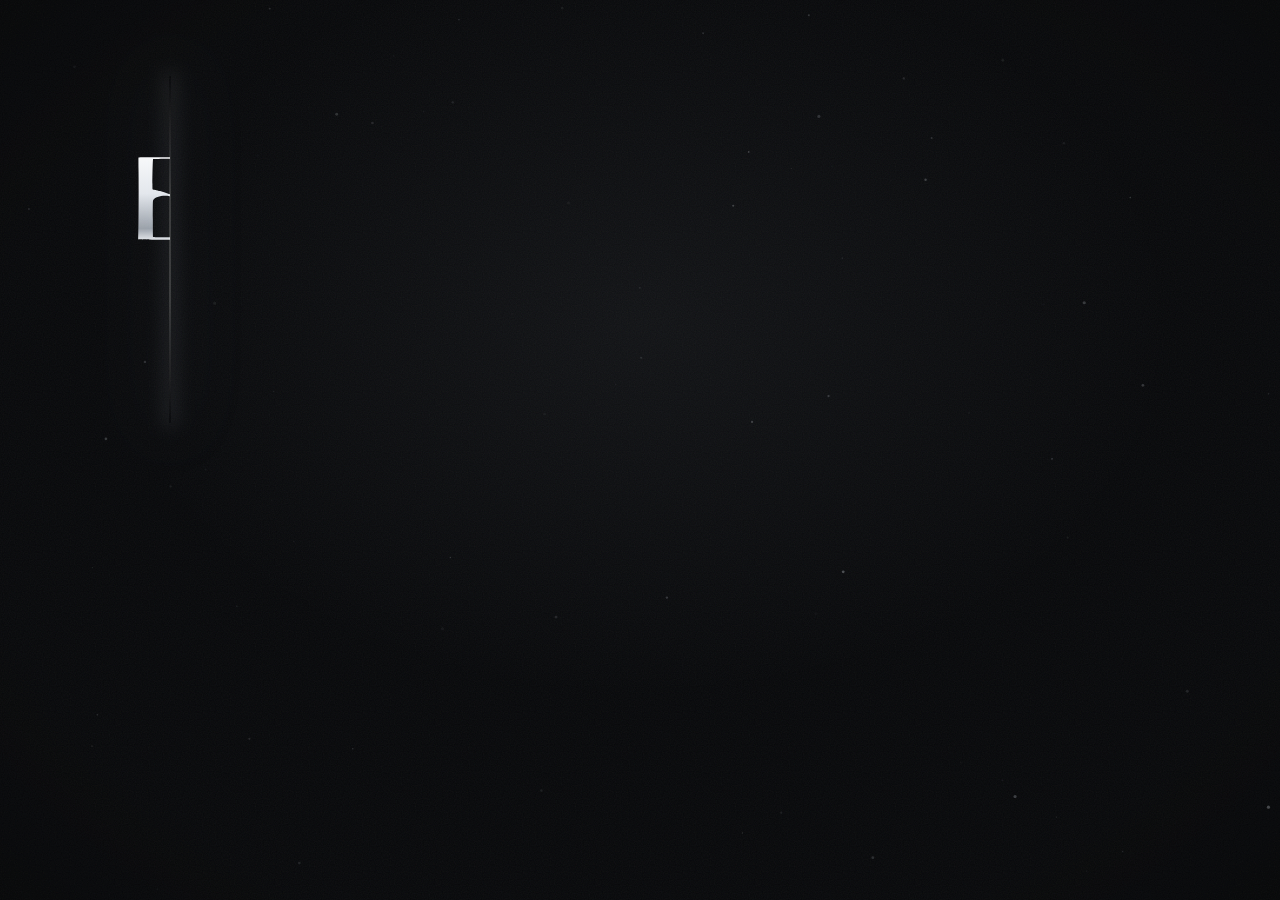
<file: index.html>
<!doctype html>
<html lang="de">
<head>
<meta charset="utf-8">
<meta name="viewport" content="width=device-width, initial-scale=1, viewport-fit=cover">
<title>Elsa Cosmetics · Coming soon</title>
<meta name="description" content="Elsa Cosmetics. Make-up, Kosmetik und Beauty Schulungen in Leverkusen. Die neue Webseite kommt bald.">
<meta name="robots" content="noindex">
<meta name="theme-color" content="#07080A">
<link rel="icon" href="data:image/svg+xml,<svg xmlns='http://www.w3.org/2000/svg' viewBox='0 0 32 32'><rect width='32' height='32' rx='6' fill='%23111215'/><text x='16' y='23' font-family='serif' font-size='19' fill='%23E6E9ED' text-anchor='middle'>E</text></svg>">
<link rel="preload" href="assets/fonts/Jost.woff2" as="font" type="font/woff2" crossorigin>
<link rel="preload" href="assets/fonts/BodoniModa-Italic.woff2" as="font" type="font/woff2" crossorigin>
<style>
  @font-face { font-family: "Jost"; src: url(assets/fonts/Jost.woff2) format("woff2"); font-weight: 100 900; font-display: swap; }
  @font-face { font-family: "Bodoni Moda"; src: url(assets/fonts/BodoniModa-Italic.woff2) format("woff2"); font-weight: 400 900; font-style: italic; font-display: swap; }
  :root { --nacht: #07080A; --silber: #C9CED5; --hell: #EEF1F4; --leise: #8E949C; --weich: cubic-bezier(0.22, 1, 0.36, 1); }
  * { box-sizing: border-box; }
  html, body { margin: 0; height: 100%; background: var(--nacht); color: var(--hell); }
  body { font-family: "Jost", "Futura", system-ui, sans-serif; -webkit-font-smoothing: antialiased; overflow: hidden; }
  a { color: inherit; }
  a:focus-visible { outline: 2px solid var(--silber); outline-offset: 4px; }

  /* Bühne: Scheinwerfer von oben, leichte Vignette, feines Filmkorn */
  .buehne { position: fixed; inset: 0; display: grid; place-items: center; isolation: isolate; }
  .licht { position: absolute; inset: 0; z-index: -2; pointer-events: none;
    background:
      radial-gradient(60vmax 42vmax at calc(50% + var(--lx, 0) * 6%) calc(36% + var(--ly, 0) * 4%), rgb(170 178 190 / calc(0.16 * var(--auf, 0))), rgb(7 8 10 / 0) 70%),
      radial-gradient(120vmax 90vmax at 50% 50%, rgb(7 8 10 / 0) 40%, rgb(0 0 0 / 0.75) 100%); }
  .korn { position: absolute; inset: -50%; z-index: 3; pointer-events: none; opacity: 0.06; mix-blend-mode: overlay;
    background-image: url("data:image/svg+xml,%3Csvg xmlns='http://www.w3.org/2000/svg' width='160' height='160'%3E%3Cfilter id='n'%3E%3CfeTurbulence type='fractalNoise' baseFrequency='0.85' numOctaves='2' stitchTiles='stitch'/%3E%3C/filter%3E%3Crect width='160' height='160' filter='url(%23n)'/%3E%3C/svg%3E");
    animation: korn 0.9s steps(4) infinite; }
  @keyframes korn { 0% { transform: translate(0, 0); } 25% { transform: translate(-3%, 2%); } 50% { transform: translate(2%, -3%); } 75% { transform: translate(-2%, -1%); } 100% { transform: translate(0, 0); } }
  canvas#staub { position: absolute; inset: 0; z-index: -1; width: 100%; height: 100%; pointer-events: none; }

  /* Das Logo aus Silber: Logoform als Maske, darin ein kühler Metallverlauf */
  .mitte { display: grid; justify-items: center; gap: clamp(26px, 6vh, 56px); width: 100%; padding: 0 clamp(20px, 6vw, 80px); transform: translateY(-4vh); }
  .marke { position: relative; width: min(100%, 64rem); aspect-ratio: 1300 / 220; perspective: 900px; margin-bottom: clamp(34px, 7vw, 96px); }
  .marke__kipp { position: absolute; inset: 0; transform: rotateX(calc(var(--ly, 0) * -5deg)) rotateY(calc(var(--lx, 0) * 7deg)); transition: transform 900ms var(--weich); transform-style: preserve-3d; }
  .metall, .glanz, .spiegel { position: absolute; inset: 0; -webkit-mask: url(assets/logo.svg) center / 100% 100% no-repeat; mask: url(assets/logo.svg) center / 100% 100% no-repeat; }
  .metall { background: linear-gradient(180deg, #FFFFFF 0%, #E4E8ED 28%, #9AA1AA 48%, #F2F4F7 56%, #B9BFC7 72%, #EEF1F4 100%);
    clip-path: inset(0 calc((1 - var(--r, 0)) * 100%) 0 0); }
  .glanz { background: linear-gradient(100deg, transparent 0%, transparent 42%, rgb(255 255 255 / 0.2) 46%, rgb(255 255 255 / 0.95) 50%, rgb(255 255 255 / 0.2) 54%, transparent 58%, transparent 100%);
    background-size: 280% 100%; background-repeat: no-repeat; background-position: calc(100% - var(--g, 0) * 100%) 0; mix-blend-mode: overlay;
    clip-path: inset(0 calc((1 - var(--r, 0)) * 100%) 0 0); }
  /* Spiegelung auf dem schwarzen Boden, läuft weich aus */
  .spiegel-huelle { position: absolute; left: 0; right: 0; top: 100%; height: 100%; margin-top: 4px; pointer-events: none; opacity: calc(0.4 * var(--sp, 0));
    -webkit-mask-image: linear-gradient(180deg, rgb(0 0 0 / 0.7) 0%, rgb(0 0 0 / 0) 58%); mask-image: linear-gradient(180deg, rgb(0 0 0 / 0.7) 0%, rgb(0 0 0 / 0) 58%); }
  .spiegel { transform: scaleY(-1); filter: blur(1px); background: linear-gradient(180deg, #6E747C, #E4E8ED);
    clip-path: inset(0 calc((1 - var(--r, 0)) * 100%) 0 0); }
  /* Lichtstrahl, der das Logo freilegt */
  .strahl { position: absolute; top: -40%; bottom: -60%; left: calc(var(--r, 0) * 100%); width: 2px; transform: translateX(-1px); opacity: var(--st, 0); pointer-events: none;
    background: linear-gradient(180deg, transparent, rgb(255 255 255 / 0.95) 35%, rgb(255 255 255 / 0.95) 65%, transparent);
    box-shadow: 0 0 18px 4px rgb(220 228 238 / 0.55), 0 0 80px 22px rgb(180 190 205 / 0.18); }
  /* Horizont: feine Linie, auf der das Logo steht */
  .horizont { position: absolute; left: 50%; top: 100%; width: calc(var(--h, 0) * 120%); height: 1px; transform: translate(-50%, 6px);
    background: linear-gradient(90deg, transparent, rgb(201 206 213 / 0.55) 30%, rgb(238 241 244 / 0.8) 50%, rgb(201 206 213 / 0.55) 70%, transparent); }

  .bald { margin: 0; font-family: "Bodoni Moda", Georgia, serif; font-style: italic; font-weight: 400; font-size: clamp(1.6rem, 1.1rem + 2vw, 2.8rem);
    letter-spacing: calc(0.02em + (1 - var(--b, 0)) * 0.3em); opacity: var(--b, 0); color: var(--hell); transform: translateY(calc((1 - var(--b, 0)) * 10px)); }
  .zeile { margin: -12px 0 0; font-size: 0.74rem; letter-spacing: 0.24em; text-transform: uppercase; color: var(--silber); opacity: var(--z, 0); text-align: center; line-height: 1.8; }
  .sozial { display: flex; gap: 28px; opacity: var(--z, 0); }
  .sozial a { font-size: 0.74rem; letter-spacing: 0.2em; text-transform: uppercase; text-decoration: none; color: var(--hell); padding: 10px 0;
    background-image: linear-gradient(currentColor, currentColor); background-size: 0 1px; background-repeat: no-repeat; background-position: 0 85%; transition: background-size 260ms var(--weich); }
  @media (hover: hover) and (pointer: fine) { .sozial a:hover { background-size: 100% 1px; } }
  .fuss { position: fixed; left: 0; right: 0; bottom: calc(18px + env(safe-area-inset-bottom)); display: flex; justify-content: center; gap: 22px; opacity: var(--z, 0); }
  .fuss a { font-size: 0.68rem; letter-spacing: 0.16em; text-transform: uppercase; color: var(--leise); text-decoration: none; padding: 8px 2px; }
  .fuss a:hover { color: var(--hell); }
  .nur-vorleser { position: absolute; width: 1px; height: 1px; overflow: hidden; clip: rect(0 0 0 0); white-space: nowrap; }

  @media (max-width: 640px) {
    .mitte { gap: 26px; transform: translateY(-6vh); }
    .marke { margin-bottom: 26px; }
    .zeile { margin-top: -10px; font-size: 0.66rem; letter-spacing: 0.18em; }
    .zeile span { display: block; }
  }
  @media (prefers-reduced-motion: reduce) {
    .korn { animation: none; }
    .marke__kipp { transition: none; transform: none; }
  }
</style>
</head>
<body>
<main class="buehne" id="buehne">
  <div class="licht" aria-hidden="true"></div>
  <canvas id="staub" aria-hidden="true"></canvas>
  <div class="korn" aria-hidden="true"></div>
  <div class="mitte">
    <h1 class="nur-vorleser">Elsa Cosmetics. Where beauty becomes art. Die neue Webseite kommt bald.</h1>
    <div class="marke" aria-hidden="true">
      <div class="marke__kipp">
        <div class="spiegel-huelle"><div class="spiegel"></div></div>
        <div class="metall"></div>
        <div class="glanz"></div>
        <div class="horizont"></div>
        <div class="strahl"></div>
      </div>
    </div>
    <p class="bald" lang="en">Coming soon</p>
    <p class="zeile"><span>Make-up, Kosmetik und Beauty Schulungen</span> <span>in Leverkusen</span></p>
    <nav class="sozial" aria-label="Elsa Cosmetics in sozialen Netzwerken">
      <a href="https://www.instagram.com/elsaacosmetics/" rel="noopener">Instagram</a>
      <a href="https://www.tiktok.com/@elsaacosmetics" rel="noopener">TikTok</a>
    </nav>
  </div>
  <nav class="fuss" aria-label="Rechtliches">
    <a href="impressum.html">Impressum</a>
    <a href="datenschutz.html">Datenschutz</a>
  </nav>
</main>

<script>
/* Kinoreifer Auftakt: Dunkel, Silberstaub, ein Lichtstrahl legt das Logo von links nach rechts frei,
   Spiegelung auf dem Boden, ein Glanz läuft darüber, dann "Coming soon". Danach ruhiges Leben:
   Staub treibt, Glanz alle paar Sekunden, Licht und Logo folgen sanft dem Zeiger. Keine Bibliothek. */
(function () {
  var ruhig = matchMedia('(prefers-reduced-motion: reduce)').matches;
  var wurzel = document.documentElement;
  function klemme(v) { return v < 0 ? 0 : v > 1 ? 1 : v; }
  function weich(t) { t = klemme(t); return t * t * (3 - 2 * t); }
  function aus(t) { t = klemme(t); return 1 - Math.pow(1 - t, 3); }
  function setz(n, v) { wurzel.style.setProperty(n, v.toFixed(4)); }
  function abschnitt(t, a, b) { return (t - a) / (b - a); }

  /* Silberstaub */
  var cv = document.getElementById('staub'), cx = cv.getContext('2d'), teile = [], dpr = 1, W = 0, H = 0;
  function groesse() {
    dpr = Math.min(2, window.devicePixelRatio || 1); W = innerWidth; H = innerHeight;
    cv.width = W * dpr; cv.height = H * dpr; cx.setTransform(dpr, 0, 0, dpr, 0, 0);
    var n = Math.round(Math.min(110, W * H / 14000));
    teile = []; for (var i = 0; i < n; i++) teile.push(neu(true));
  }
  function neu(irgendwo) {
    return { x: Math.random() * W, y: irgendwo ? Math.random() * H : H + 10, r: 0.3 + Math.random() * 1.3, a: 0.08 + Math.random() * 0.45,
      vx: (Math.random() - 0.5) * 0.12, vy: -(0.05 + Math.random() * 0.22), p: Math.random() * Math.PI * 2 };
  }
  function staub(sichtbar) {
    cx.clearRect(0, 0, W, H);
    for (var i = 0; i < teile.length; i++) {
      var s = teile[i];
      if (!ruhig) { s.x += s.vx; s.y += s.vy; s.p += 0.02; if (s.y < -10 || s.x < -10 || s.x > W + 10) teile[i] = s = neu(false); }
      var flackern = 0.6 + 0.4 * Math.sin(s.p);
      cx.beginPath(); cx.arc(s.x, s.y, s.r, 0, Math.PI * 2);
      cx.fillStyle = 'rgba(220,226,234,' + (s.a * flackern * sichtbar).toFixed(3) + ')'; cx.fill();
    }
  }
  groesse(); addEventListener('resize', groesse);

  /* Zeiger: Licht und Logo folgen sanft */
  if (!ruhig && matchMedia('(hover: hover) and (pointer: fine)').matches) {
    addEventListener('pointermove', function (e) { setz('--lx', e.clientX / innerWidth - 0.5); setz('--ly', e.clientY / innerHeight - 0.5); });
  }

  var start = null;
  function bild(jetzt) {
    if (start === null) start = jetzt;
    var t = ruhig ? 99 : (jetzt - start) / 1000;
    setz('--auf', weich(abschnitt(t, 0.2, 2.4)));
    var r = weich(abschnitt(t, 0.8, 3.4)); setz('--r', r);
    setz('--st', r > 0 && r < 1 ? Math.min(1, Math.sin(r * Math.PI) * 1.6) : 0);
    setz('--h', aus(abschnitt(t, 2.2, 4.0)));
    setz('--sp', weich(abschnitt(t, 2.8, 4.6)));
    // Glanz: einmal nach dem Freilegen, dann alle 9 Sekunden
    var g = t < 3.6 ? 0 : ((t - 3.6) % 9) / 1.8; setz('--g', ruhig ? 0 : klemme(g));
    setz('--b', aus(abschnitt(t, 4.3, 5.8)));
    setz('--z', weich(abschnitt(t, 5.2, 6.6)));
    staub(ruhig ? 1 : weich(abschnitt(t, 0, 2)));
    if (!ruhig) requestAnimationFrame(bild);
  }
  requestAnimationFrame(bild);
})();
</script>
</body>
</html>
</file>
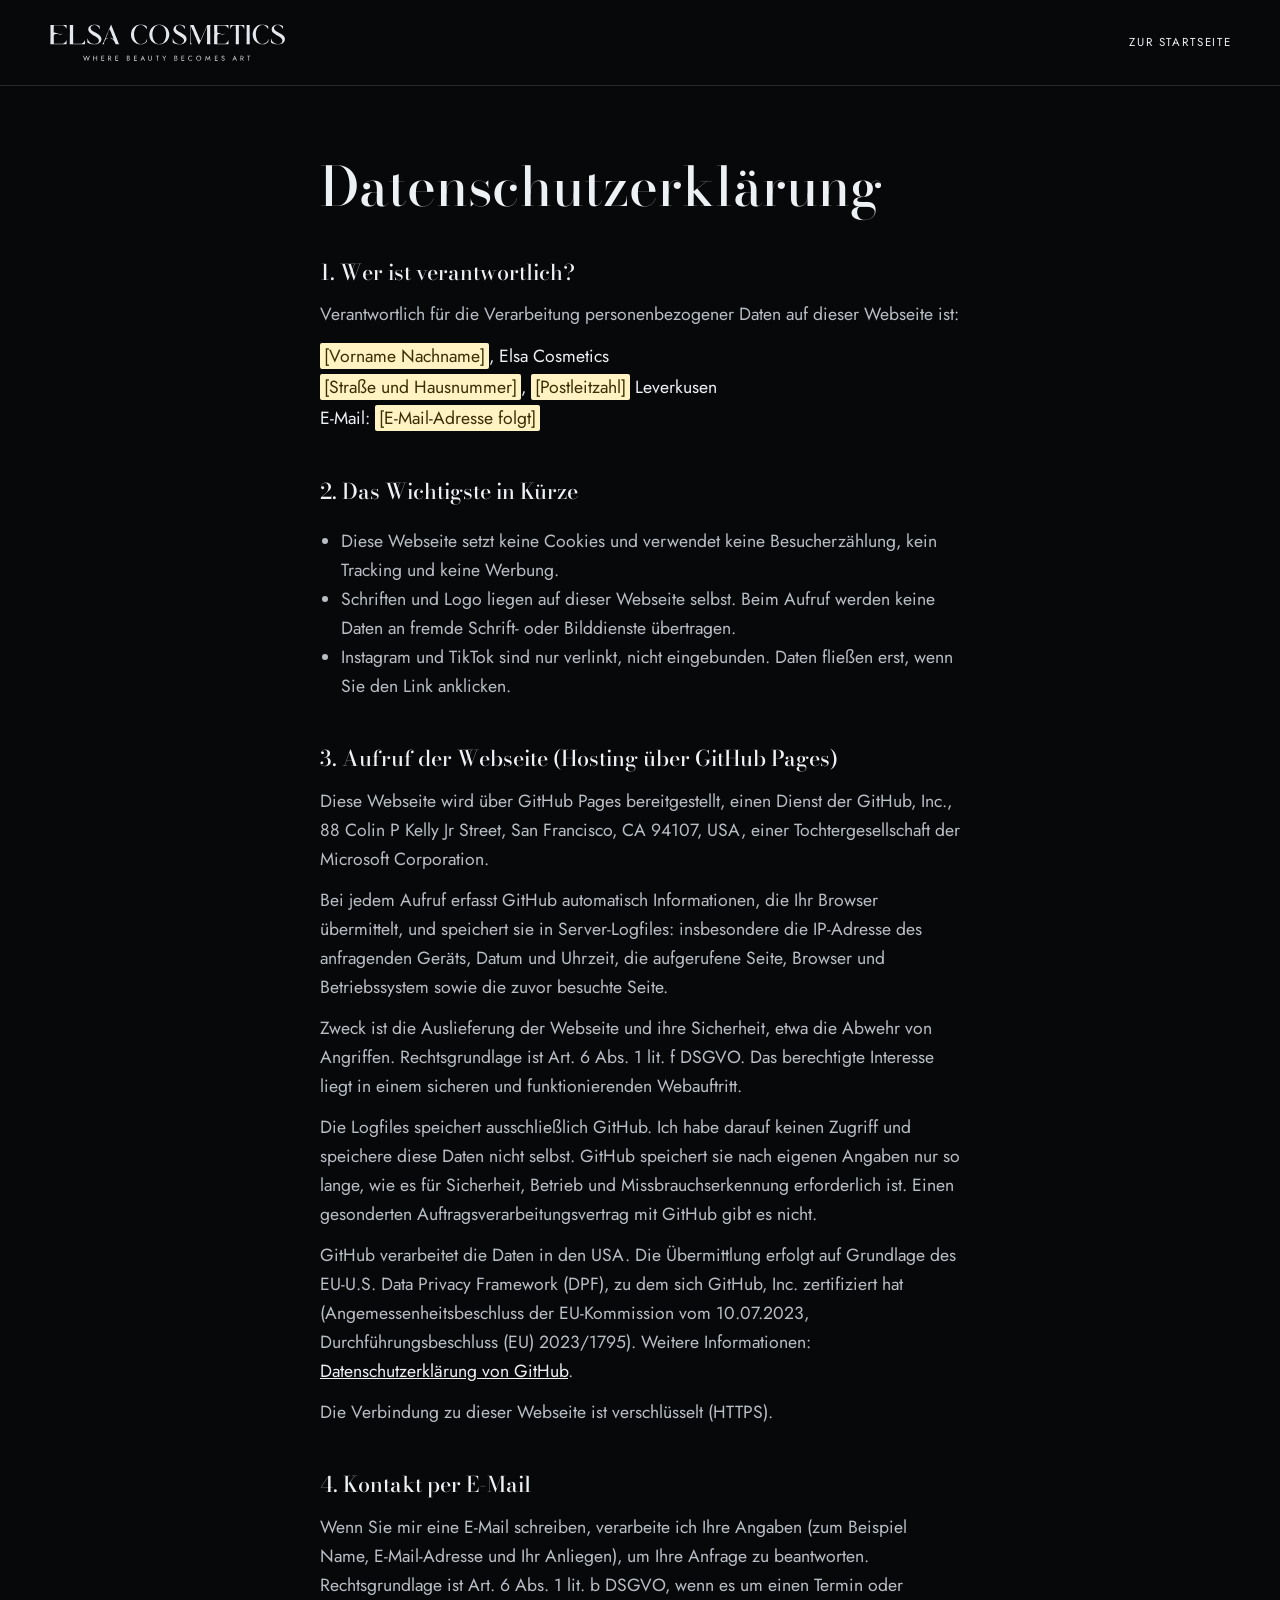
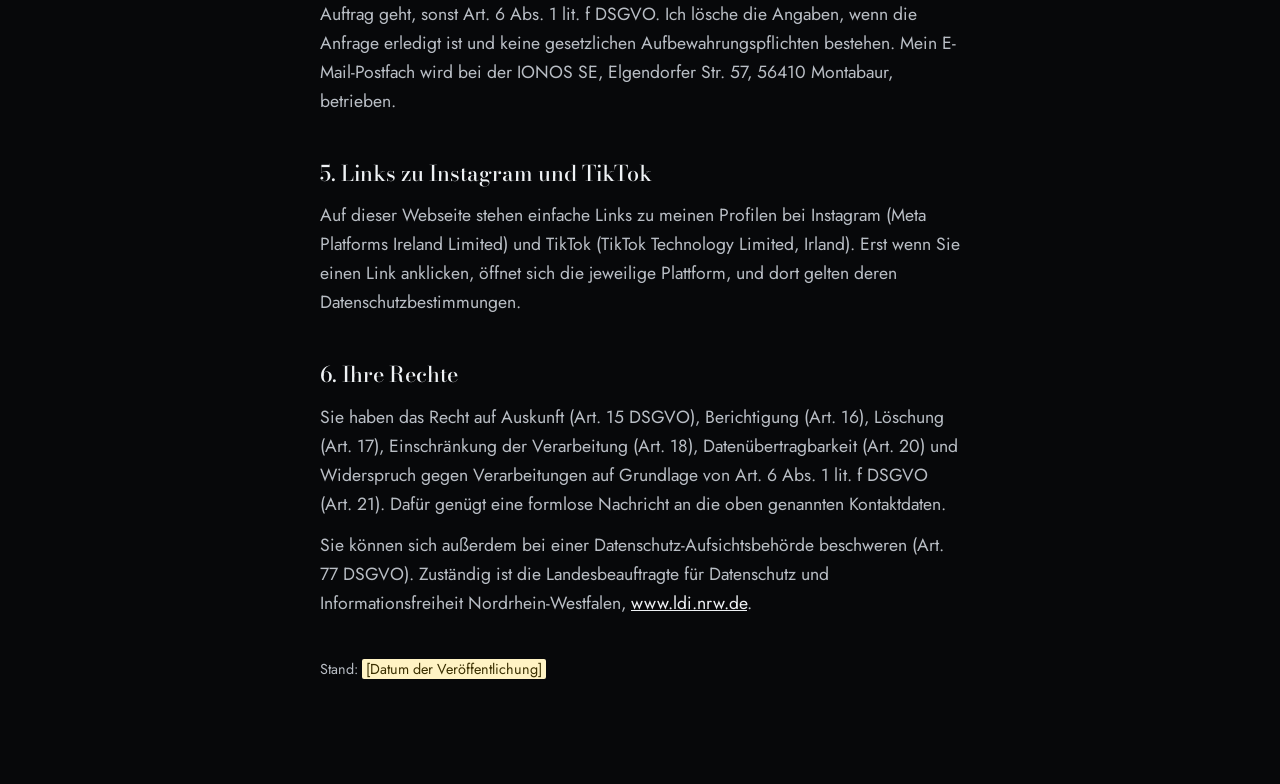
<file: datenschutz.html>
<!doctype html>
<html lang="de">
<head>
<meta charset="utf-8">
<meta name="viewport" content="width=device-width, initial-scale=1, viewport-fit=cover">
<title>Datenschutz · Elsa Cosmetics</title>
<meta name="robots" content="noindex">
<meta name="theme-color" content="#07080A">
<link rel="icon" href="data:image/svg+xml,<svg xmlns='http://www.w3.org/2000/svg' viewBox='0 0 32 32'><rect width='32' height='32' rx='6' fill='%23111215'/><text x='16' y='23' font-family='serif' font-size='19' fill='%23E6E9ED' text-anchor='middle'>E</text></svg>">
<link rel="stylesheet" href="recht.css">
</head>
<body>
<header class="kopf">
  <a class="kopf__logo" href="./" aria-label="Elsa Cosmetics, zur Startseite"></a>
  <a class="zurueck" href="./">Zur Startseite</a>
</header>
<main>
  <h1>Datenschutzerklärung</h1>

  <h2>1. Wer ist verantwortlich?</h2>
  <p>Verantwortlich für die Verarbeitung personenbezogener Daten auf dieser Webseite ist:</p>
  <address>
    <span class="luecke">[Vorname Nachname]</span>, Elsa Cosmetics<br>
    <span class="luecke">[Straße und Hausnummer]</span>, <span class="luecke">[Postleitzahl]</span> Leverkusen<br>
    E-Mail: <span class="luecke">[E-Mail-Adresse folgt]</span>
  </address>

  <h2>2. Das Wichtigste in Kürze</h2>
  <ul>
    <li>Diese Webseite setzt keine Cookies und verwendet keine Besucherzählung, kein Tracking und keine Werbung.</li>
    <li>Schriften und Logo liegen auf dieser Webseite selbst. Beim Aufruf werden keine Daten an fremde Schrift- oder Bilddienste übertragen.</li>
    <li>Instagram und TikTok sind nur verlinkt, nicht eingebunden. Daten fließen erst, wenn Sie den Link anklicken.</li>
  </ul>

  <h2>3. Aufruf der Webseite (Hosting über GitHub Pages)</h2>
  <p>Diese Webseite wird über GitHub Pages bereitgestellt, einen Dienst der GitHub, Inc., 88 Colin P Kelly Jr Street, San Francisco, CA 94107, USA, einer Tochtergesellschaft der Microsoft Corporation.</p>
  <p>Bei jedem Aufruf erfasst GitHub automatisch Informationen, die Ihr Browser übermittelt, und speichert sie in Server-Logfiles: insbesondere die IP-Adresse des anfragenden Geräts, Datum und Uhrzeit, die aufgerufene Seite, Browser und Betriebssystem sowie die zuvor besuchte Seite.</p>
  <p>Zweck ist die Auslieferung der Webseite und ihre Sicherheit, etwa die Abwehr von Angriffen. Rechtsgrundlage ist Art. 6 Abs. 1 lit. f DSGVO. Das berechtigte Interesse liegt in einem sicheren und funktionierenden Webauftritt.</p>
  <p>Die Logfiles speichert ausschließlich GitHub. Ich habe darauf keinen Zugriff und speichere diese Daten nicht selbst. GitHub speichert sie nach eigenen Angaben nur so lange, wie es für Sicherheit, Betrieb und Missbrauchserkennung erforderlich ist. Einen gesonderten Auftragsverarbeitungsvertrag mit GitHub gibt es nicht.</p>
  <p>GitHub verarbeitet die Daten in den USA. Die Übermittlung erfolgt auf Grundlage des EU-U.S. Data Privacy Framework (DPF), zu dem sich GitHub, Inc. zertifiziert hat (Angemessenheitsbeschluss der EU-Kommission vom 10.07.2023, Durchführungsbeschluss (EU) 2023/1795). Weitere Informationen: <a href="https://docs.github.com/en/site-policy/privacy-policies/github-general-privacy-statement" rel="noopener">Datenschutzerklärung von GitHub</a>.</p>
  <p>Die Verbindung zu dieser Webseite ist verschlüsselt (HTTPS).</p>

  <h2>4. Kontakt per E-Mail</h2>
  <p>Wenn Sie mir eine E-Mail schreiben, verarbeite ich Ihre Angaben (zum Beispiel Name, E-Mail-Adresse und Ihr Anliegen), um Ihre Anfrage zu beantworten. Rechtsgrundlage ist Art. 6 Abs. 1 lit. b DSGVO, wenn es um einen Termin oder Auftrag geht, sonst Art. 6 Abs. 1 lit. f DSGVO. Ich lösche die Angaben, wenn die Anfrage erledigt ist und keine gesetzlichen Aufbewahrungspflichten bestehen. Mein E-Mail-Postfach wird bei der IONOS SE, Elgendorfer Str. 57, 56410 Montabaur, betrieben.</p>

  <h2>5. Links zu Instagram und TikTok</h2>
  <p>Auf dieser Webseite stehen einfache Links zu meinen Profilen bei Instagram (Meta Platforms Ireland Limited) und TikTok (TikTok Technology Limited, Irland). Erst wenn Sie einen Link anklicken, öffnet sich die jeweilige Plattform, und dort gelten deren Datenschutzbestimmungen.</p>

  <h2>6. Ihre Rechte</h2>
  <p>Sie haben das Recht auf Auskunft (Art. 15 DSGVO), Berichtigung (Art. 16), Löschung (Art. 17), Einschränkung der Verarbeitung (Art. 18), Datenübertragbarkeit (Art. 20) und Widerspruch gegen Verarbeitungen auf Grundlage von Art. 6 Abs. 1 lit. f DSGVO (Art. 21). Dafür genügt eine formlose Nachricht an die oben genannten Kontaktdaten.</p>
  <p>Sie können sich außerdem bei einer Datenschutz-Aufsichtsbehörde beschweren (Art. 77 DSGVO). Zuständig ist die Landesbeauftragte für Datenschutz und Informationsfreiheit Nordrhein-Westfalen, <a href="https://www.ldi.nrw.de" rel="noopener">www.ldi.nrw.de</a>.</p>

  <p class="stand">Stand: <span class="luecke">[Datum der Veröffentlichung]</span></p>
</main>
</body>
</html>
</file>
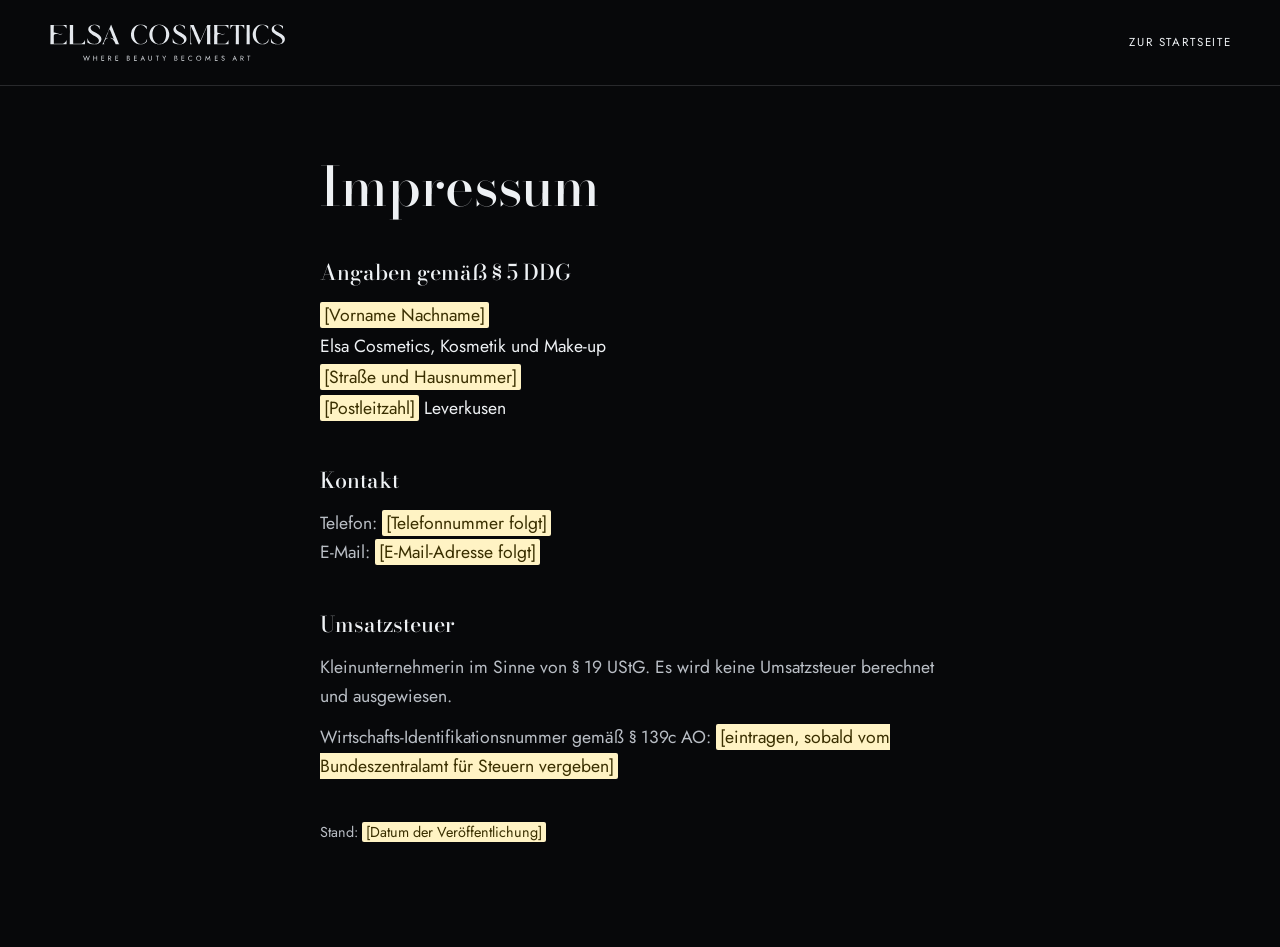
<file: impressum.html>
<!doctype html>
<html lang="de">
<head>
<meta charset="utf-8">
<meta name="viewport" content="width=device-width, initial-scale=1, viewport-fit=cover">
<title>Impressum · Elsa Cosmetics</title>
<meta name="robots" content="noindex">
<meta name="theme-color" content="#07080A">
<link rel="icon" href="data:image/svg+xml,<svg xmlns='http://www.w3.org/2000/svg' viewBox='0 0 32 32'><rect width='32' height='32' rx='6' fill='%23111215'/><text x='16' y='23' font-family='serif' font-size='19' fill='%23E6E9ED' text-anchor='middle'>E</text></svg>">
<link rel="stylesheet" href="recht.css">
</head>
<body>
<header class="kopf">
  <a class="kopf__logo" href="./" aria-label="Elsa Cosmetics, zur Startseite"></a>
  <a class="zurueck" href="./">Zur Startseite</a>
</header>
<main>
  <h1>Impressum</h1>

  <h2>Angaben gemäß § 5 DDG</h2>
  <address>
    <span class="luecke">[Vorname Nachname]</span><br>
    Elsa Cosmetics, Kosmetik und Make-up<br>
    <span class="luecke">[Straße und Hausnummer]</span><br>
    <span class="luecke">[Postleitzahl]</span> Leverkusen
  </address>

  <h2>Kontakt</h2>
  <p>Telefon: <span class="luecke">[Telefonnummer folgt]</span><br>
  E-Mail: <span class="luecke">[E-Mail-Adresse folgt]</span></p>

  <h2>Umsatzsteuer</h2>
  <p>Kleinunternehmerin im Sinne von § 19 UStG. Es wird keine Umsatzsteuer berechnet und ausgewiesen.</p>
  <p>Wirtschafts-Identifikationsnummer gemäß § 139c AO: <span class="luecke">[eintragen, sobald vom Bundeszentralamt für Steuern vergeben]</span></p>

  <p class="stand">Stand: <span class="luecke">[Datum der Veröffentlichung]</span></p>
</main>
</body>
</html>
</file>
<file: recht.css>
/* Impressum und Datenschutz: gleiche Nacht wie der Teaser, gut lesbar */
@font-face { font-family: "Jost"; src: url(assets/fonts/Jost.woff2) format("woff2"); font-weight: 100 900; font-display: swap; }
@font-face { font-family: "Bodoni Moda"; src: url(assets/fonts/BodoniModa.woff2) format("woff2"); font-weight: 400 900; font-display: swap; }
:root { --nacht: #07080A; --tinte: #EEF1F4; --weich: #B9BEC5; --linie: rgb(238 241 244 / 0.14); }
* { box-sizing: border-box; }
html { background: var(--nacht); }
body { margin: 0; color: var(--tinte); font-family: "Jost", "Futura", system-ui, sans-serif; font-size: clamp(1rem, 0.96rem + 0.2vw, 1.1rem); line-height: 1.65; -webkit-font-smoothing: antialiased; }
a { color: var(--tinte); }
a:focus-visible { outline: 2px solid #C9CED5; outline-offset: 3px; }
.kopf { display: flex; justify-content: space-between; align-items: center; gap: 20px; padding: 22px clamp(18px, 5vw, 48px); border-bottom: 1px solid var(--linie); }
.kopf__logo { display: block; width: min(15rem, 52vw); aspect-ratio: 1300 / 220; background: #E4E8ED; -webkit-mask: url(assets/logo.svg) center / 100% 100% no-repeat; mask: url(assets/logo.svg) center / 100% 100% no-repeat; }
.kopf a.zurueck { font-size: 0.72rem; letter-spacing: 0.16em; text-transform: uppercase; text-decoration: none; padding: 10px 0; }
main { max-width: 46rem; margin: 0 auto; padding: clamp(40px, 8vh, 80px) clamp(18px, 5vw, 48px) 90px; }
h1 { font-family: "Bodoni Moda", Georgia, serif; font-weight: 500; font-size: clamp(2.2rem, 1.6rem + 2.4vw, 3.4rem); line-height: 1.05; margin: 0 0 18px; }
h2 { font-family: "Bodoni Moda", Georgia, serif; font-weight: 500; font-size: 1.35rem; margin: 40px 0 10px; }
p, li { color: var(--weich); max-width: 68ch; }
p { margin: 0 0 12px; }
ul { padding-left: 1.2em; }
address { font-style: normal; line-height: 1.75; margin-bottom: 12px; }
.luecke { background: #FFF3C4; color: #3A2F00; padding: 0 4px; border-radius: 2px; }
.stand { margin-top: 40px; font-size: 0.9rem; }
</file>
